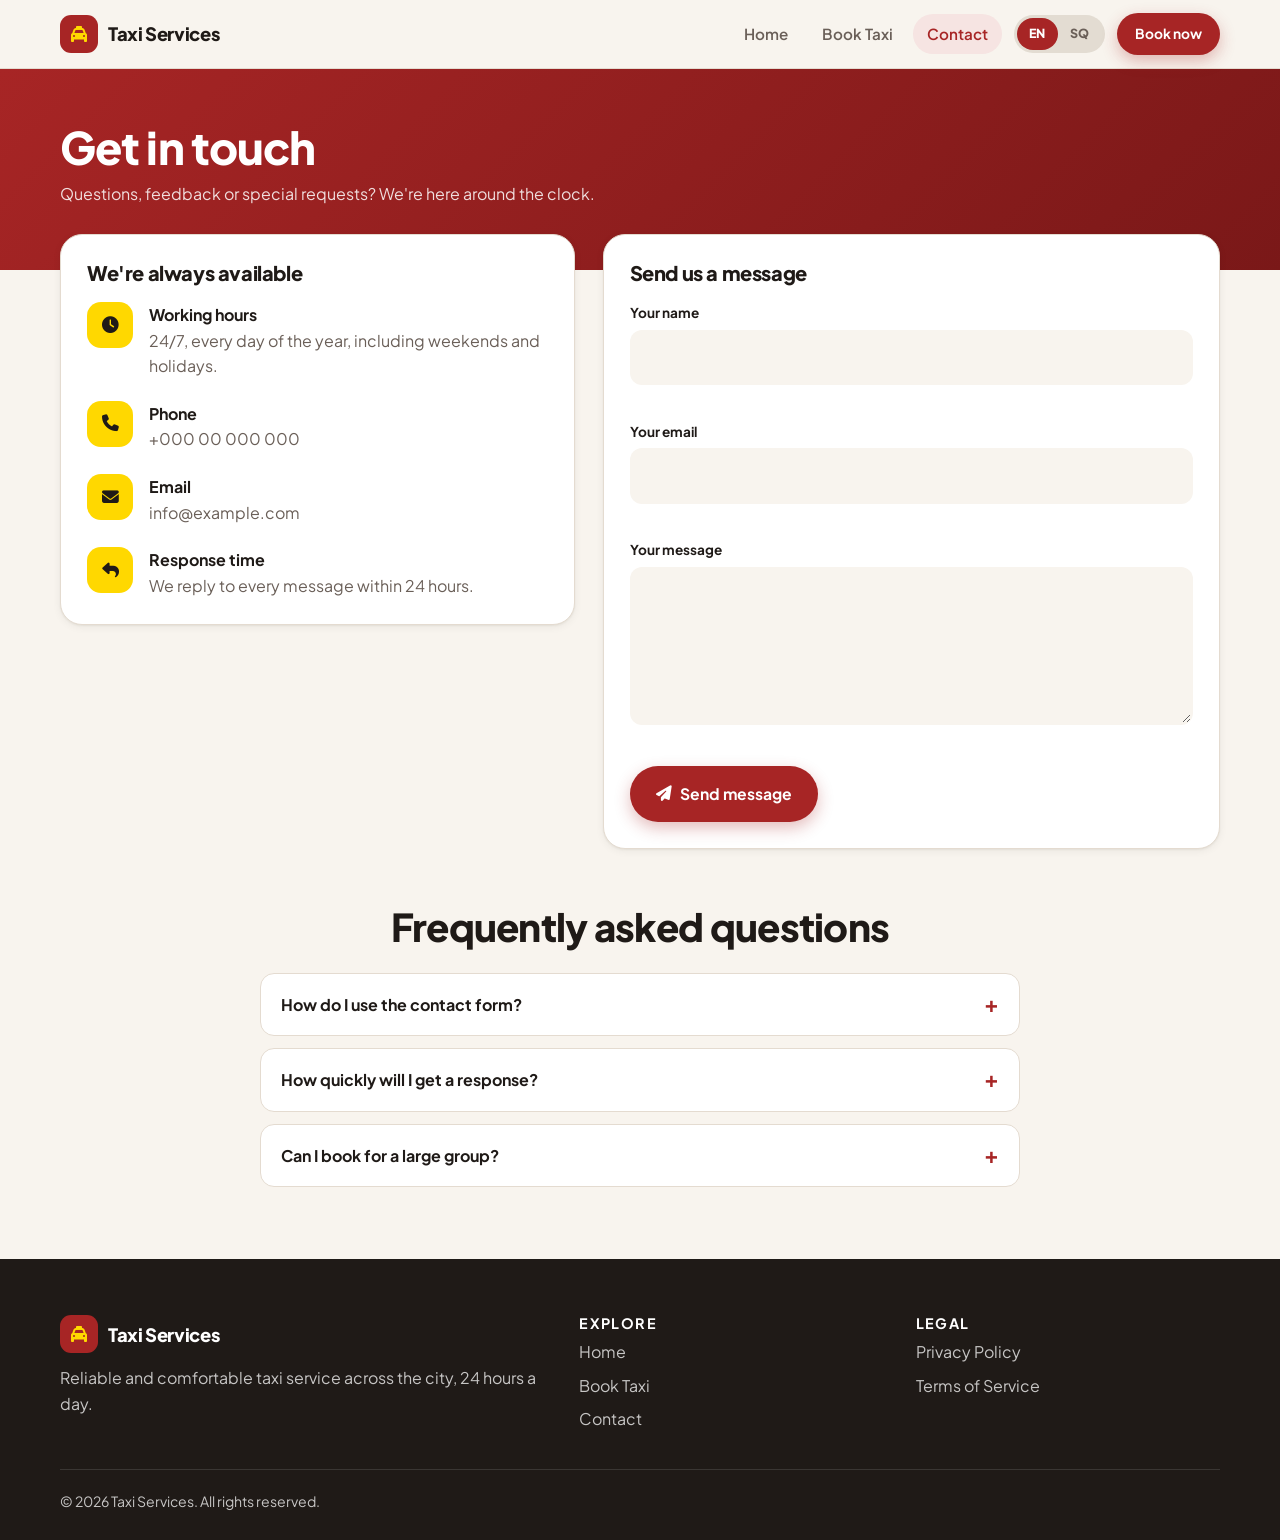
<file: contact.html>
<!DOCTYPE html>
<html lang="en">
<head>
    <meta charset="UTF-8">
    <meta name="viewport" content="width=device-width, initial-scale=1.0">
    <title>Contact — Taxi Services</title>
    <meta name="description" content="Get in touch with Taxi Services. We're available 24/7 and reply to messages within 24 hours.">
    <link rel="icon" type="image/svg+xml" href="images/favicon.svg">
    <link rel="preconnect" href="https://fonts.googleapis.com">
    <link rel="preconnect" href="https://fonts.gstatic.com" crossorigin>
    <link rel="stylesheet" href="https://fonts.googleapis.com/css2?family=Plus+Jakarta+Sans:wght@400;500;600;700;800&display=swap">
    <link rel="stylesheet" href="https://cdnjs.cloudflare.com/ajax/libs/font-awesome/6.5.2/css/all.min.css">
    <link rel="stylesheet" href="css/style.css">
    <script src="i18n.js" defer></script>
    <script src="main.js" defer></script>
</head>
<body data-page="contact">
    <a class="skip-link" href="#main" data-i18n="skip">Skip to content</a>

    <header class="site-header">
        <div class="container nav">
            <a class="brand" href="index.html"><span class="brand-mark"><i class="fas fa-taxi"></i></span> <span data-i18n="brand">Taxi Services</span></a>
            <button class="nav-toggle" data-i18n-aria="nav.toggle" aria-label="Toggle menu" aria-expanded="false" aria-controls="nav-links"><i class="fas fa-bars"></i></button>
            <ul class="nav-links" id="nav-links">
                <li><a href="index.html" data-i18n="nav.home">Home</a></li>
                <li><a href="order.html" data-i18n="nav.book">Book Taxi</a></li>
                <li><a href="contact.html" aria-current="page" data-i18n="nav.contact">Contact</a></li>
                <li class="lang-switch" role="group" data-i18n-aria="nav.lang" aria-label="Language"><button type="button" data-lang="en" aria-pressed="true">EN</button><button type="button" data-lang="sq" aria-pressed="false">SQ</button></li>
                <li><a class="btn btn--primary btn--sm" href="order.html" data-i18n="nav.cta">Book now</a></li>
            </ul>
        </div>
    </header>

    <main id="main">
        <section class="page-head">
            <div class="container">
                <h1 data-i18n="contact.h1">Get in touch</h1>
                <p data-i18n="contact.sub">Questions, feedback or special requests? We're here around the clock.</p>
            </div>
        </section>

        <div class="container">
            <div class="contact-layout">
                <aside class="panel">
                    <h2 data-i18n="contact.avail">We're always available</h2>
                    <ul class="info-list">
                        <li>
                            <div class="icon-badge"><i class="fas fa-clock"></i></div>
                            <div><strong data-i18n="contact.hours">Working hours</strong><span data-i18n="contact.hours.p">24/7, every day of the year, including weekends and holidays.</span></div>
                        </li>
                        <li>
                            <div class="icon-badge"><i class="fas fa-phone"></i></div>
                            <div><strong data-i18n="contact.phone">Phone</strong><span>+000 00 000 000</span></div>
                        </li>
                        <li>
                            <div class="icon-badge"><i class="fas fa-envelope"></i></div>
                            <div><strong data-i18n="contact.email">Email</strong><span>info@example.com</span></div>
                        </li>
                        <li>
                            <div class="icon-badge"><i class="fas fa-reply"></i></div>
                            <div><strong data-i18n="contact.resp">Response time</strong><span data-i18n="contact.resp.p">We reply to every message within 24 hours.</span></div>
                        </li>
                    </ul>
                </aside>

                <section class="panel" aria-labelledby="form-title">
                    <h2 id="form-title" data-i18n="contact.form">Send us a message</h2>
                    <div class="notice" id="contact-success" role="status" data-i18n="contact.ok">Thanks! Your message is ready to send. We'll get back to you within 24 hours.</div>
                    <form id="contact-form" novalidate>
                        <div class="field">
                            <label for="name" data-i18n="contact.name">Your name</label>
                            <input class="input" type="text" id="name" name="name" autocomplete="name" required>
                            <div class="field-error" data-error-for="name"></div>
                        </div>
                        <div class="field">
                            <label for="email" data-i18n="contact.mail">Your email</label>
                            <input class="input" type="email" id="email" name="email" autocomplete="email" required>
                            <div class="field-error" data-error-for="email"></div>
                        </div>
                        <div class="field">
                            <label for="message" data-i18n="contact.msg">Your message</label>
                            <textarea class="textarea" id="message" name="message" rows="5" required></textarea>
                            <div class="field-error" data-error-for="message"></div>
                        </div>
                        <button class="btn btn--primary" type="submit"><i class="fas fa-paper-plane"></i> <span data-i18n="contact.send">Send message</span></button>
                    </form>
                </section>
            </div>

            <section class="faq" aria-labelledby="faq-title">
                <h2 id="faq-title" style="text-align:center;margin-bottom:24px" data-i18n="faq.h2">Frequently asked questions</h2>
                <details>
                    <summary data-i18n="faq.1.q">How do I use the contact form?</summary>
                    <p data-i18n="faq.1.a">Fill in your name, email and message, then click "Send message". We'll reply to the email you provide.</p>
                </details>
                <details>
                    <summary data-i18n="faq.2.q">How quickly will I get a response?</summary>
                    <p data-i18n="faq.2.a">We respond to every message within 24 hours. For urgent trips, it's fastest to book directly on the Book Taxi page.</p>
                </details>
                <details>
                    <summary data-i18n="faq.3.q">Can I book for a large group?</summary>
                    <p data-i18n="faq.3.a">Yes. Our Golden VIP Van seats up to 14 passengers, and the Radio Taxi up to 11.</p>
                </details>
            </section>
        </div>
    </main>

    <footer class="site-footer" style="margin-top:72px">
        <div class="container">
            <div class="footer-grid">
                <div>
                    <a class="brand" href="index.html"><span class="brand-mark"><i class="fas fa-taxi"></i></span> <span data-i18n="brand">Taxi Services</span></a>
                    <p data-i18n="foot.tag">Reliable and comfortable taxi service across the city, 24 hours a day.</p>
                </div>
                <div>
                    <h4 data-i18n="foot.explore">Explore</h4>
                    <ul>
                        <li><a href="index.html" data-i18n="nav.home">Home</a></li>
                        <li><a href="order.html" data-i18n="nav.book">Book Taxi</a></li>
                        <li><a href="contact.html" data-i18n="nav.contact">Contact</a></li>
                    </ul>
                </div>
                <div>
                    <h4 data-i18n="foot.legal">Legal</h4>
                    <ul>
                        <li><a href="#" data-i18n="foot.privacy">Privacy Policy</a></li>
                        <li><a href="#" data-i18n="foot.terms">Terms of Service</a></li>
                    </ul>
                </div>
            </div>
            <div class="footer-bottom">&copy; <span data-year>2026</span> <span data-i18n="brand">Taxi Services</span>. <span data-i18n="foot.rights">All rights reserved.</span></div>
        </div>
    </footer>
</body>
</html>
</file>
<file: css/style.css>
/* ==========================================================
   Shërbime Taxi — shared stylesheet
   Structure: tokens · base · layout · components · pages
   ========================================================== */

/* ---------- Tokens ---------- */
:root {
  --red: #a72525;
  --red-dark: #7a1818;
  --red-soft: #f6e4e2;
  --yellow: #ffd800;
  --yellow-dark: #e6c200;
  --ink: #1f1a17;
  --muted: #6a5f58;
  --line: #e4dbd0;
  --sand: #e3dcd2;
  --cream: #f8f4ee;
  --white: #fff;
  --ok: #1f7a4d;

  --radius: 14px;
  --radius-lg: 22px;
  --shadow-sm: 0 1px 2px rgba(31, 26, 23, .06), 0 2px 8px rgba(31, 26, 23, .06);
  --shadow: 0 10px 30px rgba(31, 26, 23, .12);
  --font: "Plus Jakarta Sans", system-ui, -apple-system, "Segoe UI", Roboto, Arial, sans-serif;
  --max: 1160px;
}

/* ---------- Base ---------- */
*, *::before, *::after { box-sizing: border-box; }
html { scroll-behavior: smooth; }
body {
  margin: 0;
  font-family: var(--font);
  color: var(--ink);
  background: var(--cream);
  line-height: 1.6;
  -webkit-font-smoothing: antialiased;
}
img { max-width: 100%; display: block; }
a { color: inherit; }
h1, h2, h3, h4 { line-height: 1.15; margin: 0 0 .5em; letter-spacing: -.02em; }
h1 { font-size: clamp(2.2rem, 5vw, 3.6rem); font-weight: 800; }
h2 { font-size: clamp(1.7rem, 3.2vw, 2.4rem); font-weight: 800; }
h3 { font-size: 1.15rem; font-weight: 700; }
p { margin: 0 0 1em; }

:focus-visible { outline: 3px solid var(--yellow); outline-offset: 2px; border-radius: 6px; }
.skip-link {
  position: absolute; left: -999px; top: 8px; z-index: 100;
  background: var(--ink); color: #fff; padding: 8px 14px; border-radius: 8px;
}
.skip-link:focus { left: 8px; }

.container { width: min(100% - 40px, var(--max)); margin-inline: auto; }
.section { padding: clamp(56px, 8vw, 96px) 0; }
.section--alt { background: var(--white); }
.section-head { max-width: 620px; margin-bottom: 40px; }
.section-head--center { margin-inline: auto; text-align: center; }
.eyebrow {
  display: inline-block; font-size: .78rem; font-weight: 700; letter-spacing: .12em;
  text-transform: uppercase; color: var(--red); margin-bottom: 12px;
}
.lead { font-size: 1.1rem; color: var(--muted); }

/* ---------- Buttons ---------- */
.btn {
  display: inline-flex; align-items: center; justify-content: center; gap: 8px;
  font: inherit; font-weight: 700; font-size: .98rem; text-decoration: none; cursor: pointer;
  padding: 13px 24px; border-radius: 999px; border: 2px solid transparent;
  transition: transform .15s ease, background .15s ease, box-shadow .15s ease, color .15s ease;
}
.btn:hover { transform: translateY(-2px); }
.btn:active { transform: translateY(0); }
.btn--primary { background: var(--red); color: #fff; box-shadow: 0 6px 16px rgba(167, 37, 37, .3); }
.btn--primary:hover { background: var(--red-dark); }
.btn--yellow { background: var(--yellow); color: var(--ink); }
.btn--yellow:hover { background: var(--yellow-dark); }
.btn--ghost { background: transparent; color: #fff; border-color: rgba(255, 255, 255, .5); }
.btn--ghost:hover { background: rgba(255, 255, 255, .12); }
.btn--outline { background: transparent; color: var(--red); border-color: var(--red); }
.btn--outline:hover { background: var(--red); color: #fff; }
.btn--sm { padding: 8px 16px; font-size: .86rem; }
.btn--block { width: 100%; }
.btn[disabled] { opacity: .5; pointer-events: none; }

/* ---------- Header / nav ---------- */
.site-header {
  position: sticky; top: 0; z-index: 50;
  background: rgba(248, 244, 238, .88);
  backdrop-filter: saturate(1.4) blur(12px);
  border-bottom: 1px solid var(--line);
}
.nav { display: flex; align-items: center; justify-content: space-between; height: 68px; }
.brand { display: flex; align-items: center; gap: 10px; font-weight: 800; font-size: 1.15rem; text-decoration: none; letter-spacing: -.02em; }
.brand-mark {
  width: 38px; height: 38px; border-radius: 11px; background: var(--red); color: var(--yellow);
  display: grid; place-items: center; font-size: 1rem;
}
.nav-links { display: flex; align-items: center; gap: 6px; list-style: none; margin: 0; padding: 0; }
.nav-links a:not(.btn) {
  display: block; padding: 8px 14px; border-radius: 999px; text-decoration: none; font-weight: 600; font-size: .95rem; color: var(--muted);
  transition: background .15s, color .15s;
}
.nav-links a:not(.btn):hover { background: var(--sand); color: var(--ink); }
.nav-links a[aria-current="page"]:not(.btn) { color: var(--red); background: var(--red-soft); }
.nav-toggle {
  display: none; background: none; border: 0; font-size: 1.4rem; width: 44px; height: 44px; cursor: pointer; color: var(--ink); border-radius: 10px;
}

@media (max-width: 800px) {
  .nav-toggle { display: block; }
  .nav-links {
    position: absolute; left: 0; right: 0; top: 68px; flex-direction: column; align-items: stretch;
    background: var(--cream); border-bottom: 1px solid var(--line); padding: 12px 20px 20px;
    display: none; box-shadow: var(--shadow);
  }
  .nav-links.is-open { display: flex; }
  .nav-links a:not(.btn) { padding: 12px 14px; }
  .nav-links .btn { margin-top: 6px; }
}

/* ---------- Hero ---------- */
.hero {
  position: relative; overflow: hidden; color: #fff;
  background:
    radial-gradient(900px 400px at 85% -10%, rgba(255, 216, 0, .16), transparent 60%),
    #1f1a17;
  padding: clamp(56px, 9vw, 110px) 0 clamp(90px, 11vw, 140px);
}
.hero::before { /* photo behind the content: grayscale, blurred, darker on the left where the text sits */
  content: ""; position: absolute; inset: -12px; z-index: 0;   /* inset overshoots so the blur has no soft edges */
  background: linear-gradient(90deg, rgba(31, 26, 23, .9) 0%, rgba(31, 26, 23, .55) 55%, rgba(31, 26, 23, .15) 100%), url("../images/taxiback.jpg") center / cover no-repeat;
  filter: grayscale(1) blur(3px);
  opacity: .88;
}
.hero > .container { position: relative; z-index: 1; }
.hero::after { /* checker strip, a nod to taxi livery */
  z-index: 1;
  content: ""; position: absolute; left: 0; right: 0; bottom: 0; height: 14px;
  background: repeating-conic-gradient(var(--ink) 0 25%, var(--yellow) 0 50%) 0 0 / 28px 28px;
  opacity: .95;
}
.hero-grid { display: grid; grid-template-columns: 1.1fr .9fr; gap: 48px; align-items: center; }
.hero h1 { color: #fff; }
.hero h1 em { font-style: normal; color: var(--yellow); }
.hero .lead { color: #fff; max-width: 520px; text-shadow: 0 1px 12px rgba(0, 0, 0, .7); }
.hero h1, .hero-badges { text-shadow: 0 1px 14px rgba(0, 0, 0, .6); }
.hero-actions { display: flex; flex-wrap: wrap; gap: 12px; margin-top: 28px; }
.hero-badges { display: flex; flex-wrap: wrap; gap: 8px 22px; margin-top: 32px; padding: 0; list-style: none; font-size: .92rem; color: #fff; }
.hero-badges i { color: var(--yellow); margin-right: 6px; }

.quick-book {
  background: var(--white); color: var(--ink); border-radius: var(--radius-lg); padding: 28px; box-shadow: var(--shadow);
}
.quick-book h2 { font-size: 1.35rem; margin-bottom: 4px; }
.quick-book p.sub { color: var(--muted); font-size: .92rem; margin-bottom: 18px; }

@media (max-width: 900px) { .hero-grid { grid-template-columns: 1fr; } }

/* ---------- Forms ---------- */
.field { margin-bottom: 16px; }
.field label { display: block; font-weight: 700; font-size: .85rem; margin-bottom: 6px; }
.input-wrap { position: relative; }
.input-wrap > i { position: absolute; left: 14px; top: 50%; transform: translateY(-50%); color: var(--red); pointer-events: none; }
.input, .textarea {
  width: 100%; font: inherit; font-size: 1rem; color: var(--ink); background: var(--cream);
  border: 2px solid transparent; border-radius: 12px; padding: 13px 14px; transition: border-color .15s, background .15s;
}
.input-wrap .input { padding-left: 40px; }
.input:hover, .textarea:hover { border-color: var(--line); }
.input:focus, .textarea:focus { outline: none; border-color: var(--red); background: #fff; }
.textarea { resize: vertical; min-height: 130px; }
.field-error { color: #b3261e; font-size: .82rem; margin-top: 6px; min-height: 1em; }
.input[aria-invalid="true"], .textarea[aria-invalid="true"] { border-color: #b3261e; }

/* ---------- Stats ---------- */
.stats { margin-top: -54px; position: relative; z-index: 2; }
.stats-grid {
  display: grid; grid-template-columns: repeat(4, 1fr); background: var(--white); border-radius: var(--radius-lg);
  box-shadow: var(--shadow); overflow: hidden;
}
.stat { padding: 26px 20px; text-align: center; border-right: 1px solid var(--line); }
.stat:last-child { border-right: 0; }
.stat strong { display: block; font-size: 1.9rem; font-weight: 800; color: var(--red); letter-spacing: -.03em; }
.stat span { color: var(--muted); font-size: .9rem; }
@media (max-width: 700px) {
  .stats-grid { grid-template-columns: repeat(2, 1fr); }
  .stat:nth-child(2) { border-right: 0; }
  .stat:nth-child(-n+2) { border-bottom: 1px solid var(--line); }
}

/* ---------- Cards / grids ---------- */
.grid { display: grid; gap: 24px; }
.grid--3 { grid-template-columns: repeat(3, 1fr); }
.grid--4 { grid-template-columns: repeat(4, 1fr); }
@media (max-width: 960px) { .grid--3 { grid-template-columns: repeat(2, 1fr); } .grid--4 { grid-template-columns: repeat(2, 1fr); } }
@media (max-width: 620px) { .grid--3, .grid--4 { grid-template-columns: 1fr; } }

.card {
  background: var(--white); border: 1px solid var(--line); border-radius: var(--radius-lg); padding: 28px;
  transition: transform .2s ease, box-shadow .2s ease;
}
.card:hover { transform: translateY(-4px); box-shadow: var(--shadow); }
.icon-badge {
  width: 54px; height: 54px; border-radius: 16px; display: grid; place-items: center; font-size: 1.3rem;
  background: var(--yellow); color: var(--ink); margin-bottom: 18px;
}
.card p { color: var(--muted); margin-bottom: 0; }

/* ---------- Split (about-the-service) ---------- */
.split { display: grid; grid-template-columns: 1fr 1fr; gap: clamp(28px, 5vw, 64px); align-items: center; }
.split img { border-radius: var(--radius-lg); box-shadow: var(--shadow); width: 100%; }
.checklist { list-style: none; padding: 0; margin: 20px 0 0; display: grid; gap: 12px; }
.checklist li { display: flex; gap: 12px; align-items: flex-start; }
.checklist i { color: var(--ok); margin-top: 5px; }
@media (max-width: 820px) { .split { grid-template-columns: 1fr; } }

/* ---------- Steps ---------- */
.steps { counter-reset: step; }
.step { position: relative; padding-top: 8px; }
.step::before {
  counter-increment: step; content: counter(step);
  display: grid; place-items: center; width: 44px; height: 44px; border-radius: 50%;
  background: var(--red); color: #fff; font-weight: 800; margin-bottom: 16px;
}
.step p { color: var(--muted); margin: 0; }

/* ---------- Fleet ---------- */
/* Values follow the supplied fleet CSS exactly; only the colours are ours. */
.fleet-section { background: var(--sand); padding-block: 104px; }
.fleet-section .eyebrow {
  display: block; color: var(--red); font-size: 12px; line-height: 1; text-transform: uppercase;
  letter-spacing: 0.14em; font-weight: 800; margin-bottom: 18px;
}
.fleet-section h2, .fleet-section h3 { letter-spacing: -0.035em; }
.fleet-section .section-head {
  display: grid; grid-template-columns: 1fr 430px; align-items: end; gap: 40px; margin-bottom: 46px; max-width: none;
}
.fleet-section .section-head h2 { color: var(--ink); font-size: clamp(34px, 4vw, 48px); line-height: 1.1; font-weight: 800; margin: 0; }
.fleet-section .section-head > p { color: var(--muted); line-height: 1.7; margin: 0; }

.fleet-grid { display: grid; grid-template-columns: repeat(3, 1fr); gap: 20px; }
.fleet-card { background: white; border-radius: 18px; overflow: hidden; box-shadow: 0 8px 26px rgba(31, 26, 23, 0.08); }
.fleet-photo { height: 220px; overflow: hidden; background: var(--cream); }
.fleet-photo img { width: 100%; height: 100%; object-fit: cover; transition: transform 0.45s ease; filter: saturate(0.78); }
.fleet-card:hover img { transform: scale(1.025); }
.fleet-content { padding: 24px; }
.fleet-card h3 { color: var(--ink); font-size: 21px; font-weight: 800; margin-bottom: 9px; }
.fleet-card p { color: var(--muted); line-height: 1.6; font-size: 14px; margin: 0; }
.specs { display: flex; gap: 18px; margin-top: 20px; padding-top: 17px; border-top: 1px solid var(--line); }
.specs > span { display: flex; gap: 7px; align-items: center; color: var(--muted); font-size: 11px; font-weight: 600; }
.specs i { color: var(--red); }

@media (max-width: 900px) {
  .fleet-section .section-head { grid-template-columns: 1fr; gap: 15px; }
  .fleet-grid { grid-template-columns: 1fr 1fr; }
}
@media (max-width: 600px) {
  .fleet-section { padding-block: 72px; }
  .fleet-section .section-head { margin-bottom: 30px; }
  .fleet-grid { grid-template-columns: 1fr; gap: 15px; }
  .fleet-photo { height: 205px; }
}
@media (prefers-reduced-motion: reduce) { .fleet-photo img { transition: none; } }

/* ---------- Testimonials ---------- */
/* Values follow the supplied testimonials CSS exactly; only the colours are ours (ink + taxi yellow). */
.testimonials { background: var(--ink); color: white; }
.testimonials .eyebrow { color: var(--yellow); display: block; font-size: 12px; line-height: 1; text-transform: uppercase; letter-spacing: 0.14em; font-weight: 800; margin-bottom: 18px; }
.testimonials h2 { color: white; max-width: 600px; margin-bottom: 46px; font-size: clamp(34px, 4vw, 48px); line-height: 1.1; font-weight: 800; letter-spacing: -0.035em; }

.quote-grid { display: grid; grid-template-columns: repeat(3, 1fr); gap: 20px; }
.quote-grid blockquote {
  margin: 0; padding: 28px; border: 1px solid rgba(255, 255, 255, 0.14); border-radius: 18px; background: rgba(255, 255, 255, 0.04);
}
.stars { display: flex; gap: 3px; color: var(--yellow); }
.quote-grid blockquote p { margin-block: 22px; color: #efe8de; line-height: 1.65; }
.quote-grid footer { font-size: 13px; color: #b9aea4; }

@media (max-width: 900px) { .quote-grid { grid-template-columns: 1fr 1fr; } }
@media (max-width: 600px) { .quote-grid { grid-template-columns: 1fr; } }

/* ---------- CTA band ---------- */
.cta-band { background: var(--red); color: #fff; padding-block: 64px; }
.cta-inner { display: flex; gap: 24px 40px; justify-content: space-between; align-items: center; flex-wrap: wrap; }
.cta-band h2 { color: #fff; font-size: clamp(34px, 4.5vw, 52px); font-weight: 800; letter-spacing: -0.035em; line-height: 1.05; margin: 0 0 14px; }
.cta-band p { color: rgba(255, 255, 255, .82); margin: 0; font-size: 1rem; }
.cta-btn {
  display: inline-flex; align-items: center; gap: 12px; background: var(--ink); color: #fff; text-decoration: none;
  font-weight: 700; font-size: .95rem; padding: 17px 26px; border-radius: 14px; transition: transform .15s ease, background .15s ease;
}
.cta-btn:hover { transform: translateY(-2px); background: #000; }
.cta-btn:focus-visible { outline: 3px solid var(--ink); outline-offset: 3px; }
@media (max-width: 600px) { .cta-band { padding-block: 48px; } .cta-btn { width: 100%; justify-content: center; } }

/* ---------- Footer ---------- */
.site-footer { background: var(--ink); color: rgba(255, 255, 255, .75); padding: 56px 0 28px; margin-top: 0; }
.footer-grid { display: grid; grid-template-columns: 1.6fr 1fr 1fr; gap: 32px; }
.site-footer .brand { color: #fff; margin-bottom: 12px; }
.site-footer h4 { color: #fff; font-size: .9rem; text-transform: uppercase; letter-spacing: .1em; }
.site-footer ul { list-style: none; padding: 0; margin: 0; display: grid; gap: 8px; }
.site-footer a { text-decoration: none; }
.site-footer a:hover { color: var(--yellow); }
.footer-bottom { border-top: 1px solid rgba(255, 255, 255, .12); margin-top: 36px; padding-top: 20px; font-size: .88rem; }
@media (max-width: 700px) { .footer-grid { grid-template-columns: 1fr; } }

/* ---------- Page header (inner pages) ---------- */
.page-head {
  color: #fff; padding: 52px 0 64px;
  background: linear-gradient(135deg, var(--red) 0%, var(--red-dark) 100%);
}
.page-head h1 { font-size: clamp(2rem, 4vw, 2.8rem); color: #fff; margin-bottom: 8px; }
.page-head p { color: rgba(255, 255, 255, .85); margin: 0; max-width: 560px; }

/* ---------- Booking page ---------- */
.booking-layout { display: grid; grid-template-columns: 420px 1fr; gap: 28px; margin-top: -36px; align-items: start; }
.panel { background: var(--white); border: 1px solid var(--line); border-radius: var(--radius-lg); padding: 26px; box-shadow: var(--shadow-sm); }
.panel h2 { font-size: 1.25rem; margin-bottom: 18px; }
.map-panel { padding: 0; overflow: hidden; position: sticky; top: 88px; }
#map { width: 100%; height: 520px; background: var(--sand); }
.map-fallback { display: grid; place-items: center; text-align: center; height: 100%; padding: 24px; color: var(--muted); }
.map-fallback i { font-size: 2.4rem; color: var(--red); margin-bottom: 10px; }
@media (max-width: 960px) {
  .booking-layout { grid-template-columns: 1fr; }
  .map-panel { position: static; order: -1; margin-top: 0; }
  #map { height: 300px; }
}

.vehicle-options { display: grid; gap: 10px; margin: 0 0 18px; padding: 0; border: 0; }
.vehicle-options legend { font-weight: 700; font-size: .85rem; margin-bottom: 8px; padding: 0; }
.vehicle { position: relative; }
.vehicle input { position: absolute; opacity: 0; inset: 0; cursor: pointer; }
.vehicle-card {
  display: flex; align-items: center; gap: 14px; padding: 12px 14px; border: 2px solid var(--line); border-radius: 14px; background: #fff;
  transition: border-color .15s, background .15s;
}
.vehicle-card img { width: 52px; height: 52px; border-radius: 10px; object-fit: cover; }
.vehicle-card strong { display: block; font-size: .95rem; line-height: 1.2; }
.vehicle-card small { color: var(--muted); }
.vehicle-card .rate { margin-left: auto; font-weight: 800; color: var(--red); white-space: nowrap; font-size: .9rem; }
.vehicle input:checked + .vehicle-card { border-color: var(--red); background: var(--red-soft); }
.vehicle input:focus-visible + .vehicle-card { outline: 3px solid var(--yellow); outline-offset: 2px; }

.estimate { display: flex; justify-content: space-between; align-items: center; background: var(--cream); border-radius: 12px; padding: 14px 16px; margin-bottom: 16px; }
.estimate span { color: var(--muted); font-size: .9rem; }
.estimate strong { font-size: 1.3rem; color: var(--red); }

/* trips */
.trips { max-width: var(--max); margin: 40px auto 0; }
.tabs { display: inline-flex; background: var(--sand); padding: 4px; border-radius: 999px; margin-bottom: 20px; }
.tab { font: inherit; font-weight: 700; font-size: .9rem; border: 0; background: transparent; padding: 9px 20px; border-radius: 999px; cursor: pointer; color: var(--muted); }
.tab[aria-selected="true"] { background: #fff; color: var(--red); box-shadow: var(--shadow-sm); }
.tab .count { background: var(--red); color: #fff; border-radius: 999px; font-size: .72rem; padding: 1px 7px; margin-left: 6px; }
.trip-list { list-style: none; padding: 0; margin: 0; display: grid; gap: 14px; }
.trip { background: #fff; border: 1px solid var(--line); border-radius: var(--radius); padding: 18px 20px; display: grid; grid-template-columns: 1fr auto; gap: 12px 20px; align-items: center; }
.trip-route { display: grid; gap: 6px; }
.trip-route div { display: flex; gap: 10px; align-items: baseline; }
.trip-route i { color: var(--red); width: 14px; text-align: center; }
.trip-meta { color: var(--muted); font-size: .86rem; display: flex; flex-wrap: wrap; gap: 4px 16px; margin-top: 4px; }
.trip-actions { display: flex; gap: 8px; flex-wrap: wrap; align-items: center; justify-content: flex-end; }
.status { font-size: .75rem; font-weight: 800; text-transform: uppercase; letter-spacing: .06em; padding: 4px 10px; border-radius: 999px; }
.status--booked { background: #fff3bf; color: #7a5b00; }
.status--completed { background: #d9f2e4; color: var(--ok); }
.rating-input { display: inline-flex; flex-direction: row-reverse; }
.rating-input button { background: none; border: 0; font-size: 1.4rem; cursor: pointer; color: #cfc6bb; padding: 0 2px; line-height: 1; }
.rating-input button:hover, .rating-input button:hover ~ button, .rating-input button.on, .rating-input button.on ~ button { color: #e7a500; }
.empty { text-align: center; padding: 40px 20px; color: var(--muted); background: #fff; border: 2px dashed var(--line); border-radius: var(--radius); }
.empty i { font-size: 1.8rem; color: var(--sand); display: block; margin-bottom: 8px; }
@media (max-width: 620px) { .trip { grid-template-columns: 1fr; } .trip-actions { justify-content: flex-start; } }

/* ---------- Contact page ---------- */
.contact-layout { display: grid; grid-template-columns: 1fr 1.2fr; gap: 28px; margin-top: -36px; align-items: start; }
.info-list { list-style: none; padding: 0; margin: 0; display: grid; gap: 22px; }
.info-list li { display: flex; gap: 16px; }
.info-list .icon-badge { margin: 0; flex: none; width: 46px; height: 46px; font-size: 1.05rem; border-radius: 14px; }
.info-list strong { display: block; }
.info-list span { color: var(--muted); }
.faq { margin-top: 56px; max-width: 760px; margin-inline: auto; }
.faq details { background: #fff; border: 1px solid var(--line); border-radius: var(--radius); padding: 0 20px; margin-bottom: 12px; }
.faq summary { cursor: pointer; font-weight: 700; padding: 18px 0; list-style: none; display: flex; justify-content: space-between; gap: 12px; }
.faq summary::-webkit-details-marker { display: none; }
.faq summary::after { content: "+"; font-size: 1.4rem; color: var(--red); line-height: 1; }
.faq details[open] summary::after { content: "–"; }
.faq details p { color: var(--muted); padding-bottom: 18px; margin: 0; }
.notice { display: none; background: #d9f2e4; color: var(--ok); border-radius: 12px; padding: 14px 16px; font-weight: 600; margin-bottom: 16px; }
.notice.is-visible { display: block; }
@media (max-width: 860px) { .contact-layout { grid-template-columns: 1fr; } }

/* ---------- Motion ---------- */
.reveal { opacity: 0; transform: translateY(18px); transition: opacity .6s ease, transform .6s ease; }
.reveal.is-in { opacity: 1; transform: none; }
@media (prefers-reduced-motion: reduce) {
  html { scroll-behavior: auto; }
  .reveal { opacity: 1; transform: none; transition: none; }
  .btn, .card { transition: none; }
}

/* ---------- Language switch ---------- */
.lang-switch { display: inline-flex; background: var(--sand); border-radius: 999px; padding: 3px; margin: 0 6px; }
.lang-switch button {
  font: inherit; font-weight: 800; font-size: .78rem; letter-spacing: .04em; border: 0; background: transparent; color: var(--muted);
  padding: 6px 12px; border-radius: 999px; cursor: pointer; transition: background .15s, color .15s;
}
.lang-switch button[aria-pressed="true"] { background: var(--red); color: #fff; }
.lang-switch button:not([aria-pressed="true"]):hover { color: var(--ink); }
@media (max-width: 800px) { .lang-switch { align-self: flex-start; margin: 8px 14px; } }

/* ---------- Location fields ---------- */
.field.loc-field { position: relative; }
.suggestions {
  position: absolute; z-index: 30; left: 0; right: 0; top: calc(100% + 6px); margin: 0; padding: 6px; list-style: none;
  background: var(--white); border: 1px solid var(--line); border-radius: var(--radius); box-shadow: var(--shadow);
  max-height: 260px; overflow-y: auto;
}
.suggestions li { display: flex; gap: 10px; align-items: flex-start; padding: 11px 12px; border-radius: 10px; cursor: pointer; font-size: .95rem; color: var(--ink); }
.suggestions li i { color: var(--red); margin-top: 4px; }
.suggestions li:hover, .suggestions li.is-active { background: var(--red-soft); }

.input-wrap.is-loading::after {
  content: ""; position: absolute; right: 14px; top: 50%; width: 16px; height: 16px; margin-top: -8px;
  border: 2px solid var(--line); border-top-color: var(--red); border-radius: 50%; animation: spin .7s linear infinite;
}
@keyframes spin { to { transform: rotate(360deg); } }
@media (prefers-reduced-motion: reduce) { .input-wrap.is-loading::after { animation-duration: 2s; } }

.loc-actions { display: flex; flex-wrap: wrap; gap: 8px; margin-top: 10px; }
.chip {
  display: inline-flex; align-items: center; gap: 8px; min-height: 44px; padding: 0 16px; font: inherit; font-weight: 700; font-size: .85rem;
  color: var(--ink); background: var(--white); border: 1.5px solid var(--line); border-radius: 999px; cursor: pointer;
  transition: border-color .15s, color .15s, background .15s;
}
.chip i { color: var(--red); }
.chip:hover { border-color: var(--red); color: var(--red); }
.chip.is-busy { opacity: .75; cursor: progress; }
.chip.is-busy:hover { border-color: var(--line); color: var(--ink); }
.loc-status { margin: 10px 0 0; font-size: .85rem; color: var(--muted); }
.loc-status:empty { display: none; }
.loc-status.is-error { color: #b3261e; }

.btn[aria-disabled="true"] { opacity: .5; cursor: not-allowed; box-shadow: none; }
.btn[aria-disabled="true"]:hover { transform: none; }
.qb-hint { margin: 10px 0 0; font-size: .82rem; color: var(--muted); text-align: center; }
.qb-hint[hidden] { display: none; }
.estimate strong { font-size: 1rem; text-align: right; }

/* ---------- Map pins ---------- */
.map-pin {
  display: grid; place-items: center; width: 36px; height: 36px; border-radius: 50%; font-size: 15px;
  background: var(--red); color: #fff; border: 3px solid #fff; box-shadow: 0 3px 10px rgba(0, 0, 0, .35);
}
.map-pin--destination { background: var(--yellow); color: var(--ink); }
.leaflet-container { font-family: var(--font); }

/* ---------- Map picker dialog: full-screen on mobile ---------- */
html.modal-open { overflow: hidden; }
.map-dialog {
  border: 0; padding: 0; margin: 0; width: 100%; max-width: none; height: 100%; height: 100dvh; max-height: none;
  background: var(--white); color: var(--ink);
}
.map-dialog[open] { display: flex; flex-direction: column; }
.map-dialog::backdrop { background: rgba(31, 26, 23, .6); }
.md-head { display: flex; align-items: center; justify-content: space-between; gap: 12px; padding: 8px 8px 8px 20px; border-bottom: 1px solid var(--line); }
.md-head h2 { font-size: 1.1rem; margin: 0; }
.md-close { width: 44px; height: 44px; border: 0; border-radius: 50%; background: var(--cream); font-size: 1.1rem; cursor: pointer; color: var(--ink); }
.md-close:hover { background: var(--sand); }
.md-body { position: relative; flex: 1; min-height: 0; }
#md-map { position: absolute; inset: 0; background: var(--sand); }
.md-overlay { position: absolute; inset: 0; z-index: 1000; display: grid; place-items: center; text-align: center; padding: 24px; background: var(--sand); color: var(--muted); }
.md-overlay[hidden] { display: none; }
.md-foot { padding: 14px 20px max(16px, env(safe-area-inset-bottom)); border-top: 1px solid var(--line); display: grid; gap: 10px; }
.md-hint { margin: 0; font-size: .82rem; color: var(--muted); }
.md-hint[hidden] { display: none; }
.md-hint-kb { display: none; }
@media (hover: hover) and (pointer: fine) { .md-hint-kb { display: inline; } }
.md-address { margin: 0; display: flex; gap: 10px; align-items: flex-start; font-weight: 700; }
.md-address i { color: var(--red); margin-top: 4px; }
@media (min-width: 800px) {
  .map-dialog { width: min(920px, 92vw); height: min(720px, 90vh); margin: auto; border-radius: var(--radius-lg); overflow: hidden; box-shadow: var(--shadow); }
}

/* ---------- Map: my location ---------- */
.me-dot { display: block; width: 22px; height: 22px; border-radius: 50%; background: #2f6fed; border: 3px solid #fff; box-shadow: 0 0 0 2px rgba(47, 111, 237, .35), 0 2px 8px rgba(0, 0, 0, .35); }
.md-recenter {
  position: absolute; right: 12px; bottom: 28px; z-index: 1000; width: 48px; height: 48px; border-radius: 50%; border: 0; cursor: pointer;
  background: #fff; color: #2f6fed; font-size: 1.15rem; box-shadow: var(--shadow);
}
.md-recenter:hover { background: var(--cream); }
.md-recenter.is-busy i { animation: spin 1s linear infinite; }
.md-note { margin: 0; font-size: .85rem; color: var(--muted); }
.md-note:empty { display: none; }
.md-note.is-error { color: #b3261e; }

/* ---------- Compact home booking card ---------- */
.quick-book { padding: 18px 20px; }
.quick-book h2 { font-size: 1.15rem; margin-bottom: 10px; }
.quick-book p.sub { display: none; }
.quick-book .field { margin-bottom: 10px; }
.quick-book .field label { margin-bottom: 4px; font-size: .8rem; }
.quick-book .input { padding: 10px 12px; font-size: .95rem; }
.quick-book .input-wrap .input { padding-left: 38px; }
.quick-book .loc-actions { margin-top: 6px; gap: 6px; }
.quick-book .chip { min-height: 36px; padding: 0 12px; font-size: .8rem; gap: 6px; }
.quick-book .loc-status { margin-top: 6px; font-size: .8rem; }
.quick-book .field-error { margin-top: 4px; }
.quick-book .btn--block { padding: 11px 20px; margin-top: 4px; }
.quick-book .qb-hint { margin-top: 8px; font-size: .78rem; }

/* ---------- Vehicle choices (Standard / Comfort / Van) ---------- */
.vehicle-choices { display: grid; gap: 10px; }
.vehicle-choices > button {
  min-height: 74px; padding: 12px; display: flex; align-items: center; gap: 13px; border: 1px solid var(--line); border-radius: 12px;
  text-align: left; background: white; font: inherit; color: inherit; cursor: pointer; transition: border-color .15s, background .15s;
}
.vehicle-choices > button:hover { border-color: #cfc5b8; }
.vehicle-choices > button.selected { border-color: var(--red); background: var(--red-soft); box-shadow: inset 0 0 0 1px var(--red); }
.vehicle-choices > button:focus-visible { outline: 3px solid var(--yellow); outline-offset: 2px; }
.vehicle-choice-icon { width: 45px; height: 45px; border-radius: 9px; background: var(--cream); display: grid; place-items: center; color: var(--ink); flex: none; }
.vehicle-choices > button.selected .vehicle-choice-icon { background: white; color: var(--red); }
.vehicle-choices strong, .vehicle-choices small { display: block; }
.vehicle-choices strong { color: var(--ink); font-size: 14px; }
.vehicle-choices small { color: var(--muted); font-size: 11px; margin-top: 3px; }
.choice-check { margin-left: auto; width: 22px; height: 22px; border-radius: 50%; background: var(--red); color: white; display: grid; place-items: center; font-size: 11px; flex: none; }
.choice-check[hidden] { display: none; }

/* ---------- Confirmation note ---------- */
.confirmation-note {
  display: flex; align-items: center; gap: 8px; background: #fff6bf; border-radius: 8px; padding: 8px 12px; margin-bottom: 14px; line-height: 1.3;
  font-size: 12px; color: #5a4a00;
}
.confirmation-note i { font-size: 13px; color: var(--ink); flex: none; }

/* ---------- Toast ---------- */
.toast {
  position: fixed; z-index: 3000; left: 50%; bottom: max(24px, env(safe-area-inset-bottom)); width: min(420px, calc(100% - 32px));
  display: flex; align-items: flex-start; gap: 12px; padding: 14px 14px 14px 16px; border-radius: 14px;
  background: var(--ink); color: #fff; box-shadow: 0 12px 40px rgba(0, 0, 0, .3);
  opacity: 0; transform: translate(-50%, 20px); pointer-events: none; transition: opacity .25s ease, transform .25s ease;
}
.toast.is-visible { opacity: 1; transform: translate(-50%, 0); pointer-events: auto; }
.toast > i { color: var(--yellow); font-size: 20px; margin-top: 2px; flex: none; }
.toast > div { flex: 1; min-width: 0; }
.toast strong { display: block; font-size: .95rem; }
.toast p { margin: 2px 0 0; font-size: .85rem; color: rgba(255, 255, 255, .75); }
.toast-close { flex: none; width: 32px; height: 32px; border: 0; border-radius: 50%; background: transparent; color: rgba(255, 255, 255, .7); cursor: pointer; }
.toast-close:hover { background: rgba(255, 255, 255, .12); color: #fff; }
@media (prefers-reduced-motion: reduce) { .toast { transition: none; } }
</file>
